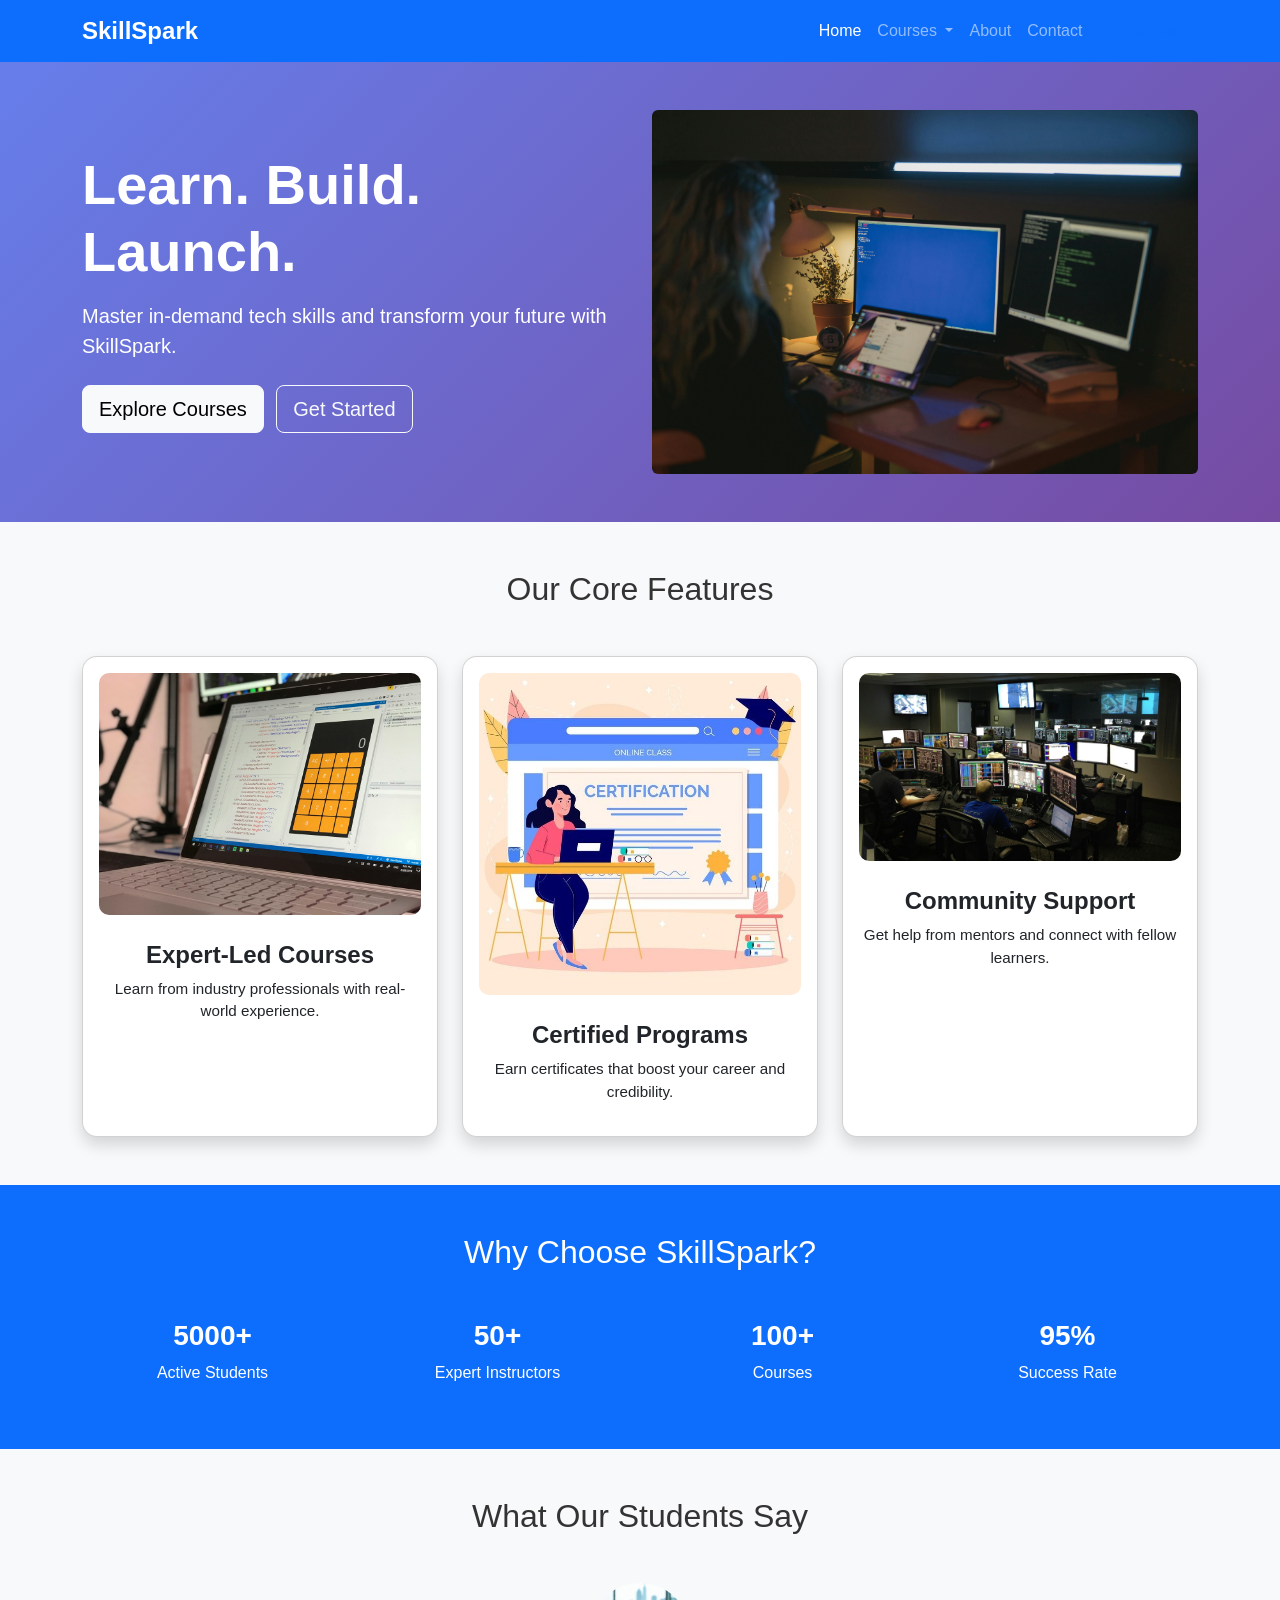
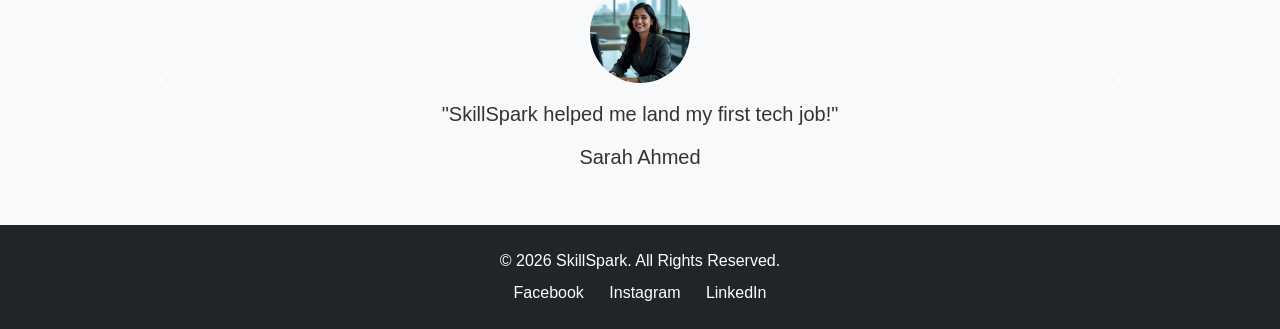
<file: index.html>
<!DOCTYPE html>
<html lang="en">
<head>
    <meta charset="UTF-8">
    <title>SkillSpark - Learn. Build. Launch.</title>
    <meta name="viewport" content="width=device-width, initial-scale=1.0">

    <!-- Bootstrap CSS -->
    <link href="https://cdn.jsdelivr.net/npm/bootstrap@5.3.0/dist/css/bootstrap.min.css" rel="stylesheet">

    <!-- Custom CSS -->
    <link rel="stylesheet" href="css/style.css">
</head>
<body>

<!-- ================= NAVBAR ================= -->
<nav class="navbar navbar-expand-lg navbar-dark bg-primary sticky-top">
    <div class="container">
        <a class="navbar-brand fw-bold" href="index.html">SkillSpark</a>

        <!-- Toggler Button -->
        <button class="navbar-toggler" type="button" data-bs-toggle="collapse" data-bs-target="#navbarNav">
            <span class="navbar-toggler-icon"></span>
        </button>

        <div class="collapse navbar-collapse" id="navbarNav">
            <ul class="navbar-nav ms-auto">

                <li class="nav-item">
                    <a class="nav-link active" href="index.html">Home</a>
                </li>

                <!-- Dropdown -->
                <li class="nav-item dropdown">
                    <a class="nav-link dropdown-toggle" href="#" role="button" data-bs-toggle="dropdown">
                        Courses
                    </a>
                    <ul class="dropdown-menu">
                        <li><a class="dropdown-item" href="courses.html">All Courses</a></li>
                        <li><a class="dropdown-item" href="#">Web Development</a></li>
                        <li><a class="dropdown-item" href="#">App Development</a></li>
                        <li><a class="dropdown-item" href="#">UI/UX Design</a></li>
                        <li><a class="dropdown-item" href="#">AI & Data Science</a></li>
                    </ul>
                </li>

                <li class="nav-item">
                    <a class="nav-link" href="about.html">About</a>
                </li>

                <li class="nav-item">
                    <a class="nav-link" href="contact.html">Contact</a>
                </li>

                <li class="nav-item">
                    <a class="nav-link btn btn-light text-primary ms-lg-3 px-3" href="register.html">Register</a>
                </li>

            </ul>
        </div>
    </div>
</nav>

<!-- ================= HERO SECTION ================= -->
<section class="hero-section text-white text-center py-5">
    <div class="container">
        <div class="row align-items-center">

            <div class="col-sm-12 col-md-12 col-lg-6 text-lg-start">
                <h1 class="display-4 fw-bold mb-3">Learn. Build. Launch.</h1>
                <p class="lead mb-4">
                    Master in-demand tech skills and transform your future with SkillSpark.
                </p>
                <a href="courses.html" class="btn btn-light btn-lg me-2">Explore Courses</a>
                <a href="register.html" class="btn btn-outline-light btn-lg">Get Started</a>
            </div>

            <div class="col-sm-12 col-md-12 col-lg-6 mt-4 mt-lg-0">
                <img src="assets/hero.jpg" class="img-fluid rounded" alt="Hero Image">
            </div>

        </div>
    </div>
</section>

<!-- ================= FEATURES ================= -->
<section class="py-5">
    <div class="container">
        <h2 class="text-center mb-5">Our Core Features</h2>

        <div class="row g-4">

            <div class="col-sm-12 col-md-6 col-lg-4">
                <div class="card h-100 shadow feature-card text-center p-3">
                    <img src="assets/design.jpg" class="img-fluid mb-3" alt="">
                    <h4>Expert-Led Courses</h4>
                    <p>Learn from industry professionals with real-world experience.</p>
                </div>
            </div>

            <div class="col-sm-12 col-md-6 col-lg-4">
                <div class="card h-100 shadow feature-card text-center p-3">
                    <img src="assets/certifi.jpeg" class="img-fluid mb-3" alt="">
                    <h4>Certified Programs</h4>
                    <p>Earn certificates that boost your career and credibility.</p>
                </div>
            </div>

            <div class="col-sm-12 col-md-6 col-lg-4">
                <div class="card h-100 shadow feature-card text-center p-3">
                    <img src="assets/software.jpg" class="img-fluid mb-3" alt="">
                    <h4>Community Support</h4>
                    <p>Get help from mentors and connect with fellow learners.</p>
                </div>
            </div>

        </div>
    </div>
</section>

<!-- ================= WHY CHOOSE US ================= -->
<section class="bg-primary text-white py-5 text-center">
    <div class="container">
        <h2 class="mb-5">Why Choose SkillSpark?</h2>

        <div class="row g-4">

            <div class="col-sm-6 col-md-6 col-lg-3">
                <h3 class="fw-bold">5000+</h3>
                <p>Active Students</p>
            </div>

            <div class="col-sm-6 col-md-6 col-lg-3">
                <h3 class="fw-bold">50+</h3>
                <p>Expert Instructors</p>
            </div>

            <div class="col-sm-6 col-md-6 col-lg-3">
                <h3 class="fw-bold">100+</h3>
                <p>Courses</p>
            </div>

            <div class="col-sm-6 col-md-6 col-lg-3">
                <h3 class="fw-bold">95%</h3>
                <p>Success Rate</p>
            </div>

        </div>
    </div>
</section>

<!-- ================= TESTIMONIALS CAROUSEL ================= -->
<section class="py-5 bg-light">
    <div class="container">
        <h2 class="text-center mb-5">What Our Students Say</h2>

        <div id="testimonialCarousel" class="carousel slide" data-bs-ride="carousel">

            <div class="carousel-inner text-center">

                <div class="carousel-item active">
                    <img src="assets/team1.jpeg" class="rounded-circle mb-3" width="100">
                    <p class="lead">"SkillSpark helped me land my first tech job!"</p>
                    <h5>Sarah Ahmed</h5>
                </div>

                <div class="carousel-item">
                    <img src="assets/team3.jpeg" class="rounded-circle mb-3" width="100">
                    <p class="lead">"The AI course was structured and practical."</p>
                    <h5>Ali Khan</h5>
                </div>

                <div class="carousel-item">
                    <img src="assets/team2.jpeg" class="rounded-circle mb-3" width="100">
                    <p class="lead">"Amazing mentors and strong community support."</p>
                    <h5>Fatima Malik</h5>
                </div>

            </div>

            <!-- Controls -->
            <button class="carousel-control-prev" type="button" data-bs-target="#testimonialCarousel" data-bs-slide="prev">
                <span class="carousel-control-prev-icon"></span>
            </button>

            <button class="carousel-control-next" type="button" data-bs-target="#testimonialCarousel" data-bs-slide="next">
                <span class="carousel-control-next-icon"></span>
            </button>

        </div>
    </div>
</section>

<!-- ================= FOOTER ================= -->
<footer class="bg-dark text-white text-center py-4">
    <div class="container">
        <p class="mb-2">&copy; 2026 SkillSpark. All Rights Reserved.</p>

        <div>
            <a href="#" class="text-white me-3">Facebook</a>
            <a href="#" class="text-white me-3">Instagram</a>
            <a href="#" class="text-white">LinkedIn</a>
        </div>
    </div>
</footer>

<!-- Bootstrap JS -->
<script src="https://cdn.jsdelivr.net/npm/bootstrap@5.3.0/dist/js/bootstrap.bundle.min.js"></script>

</body>
</html>
</file>
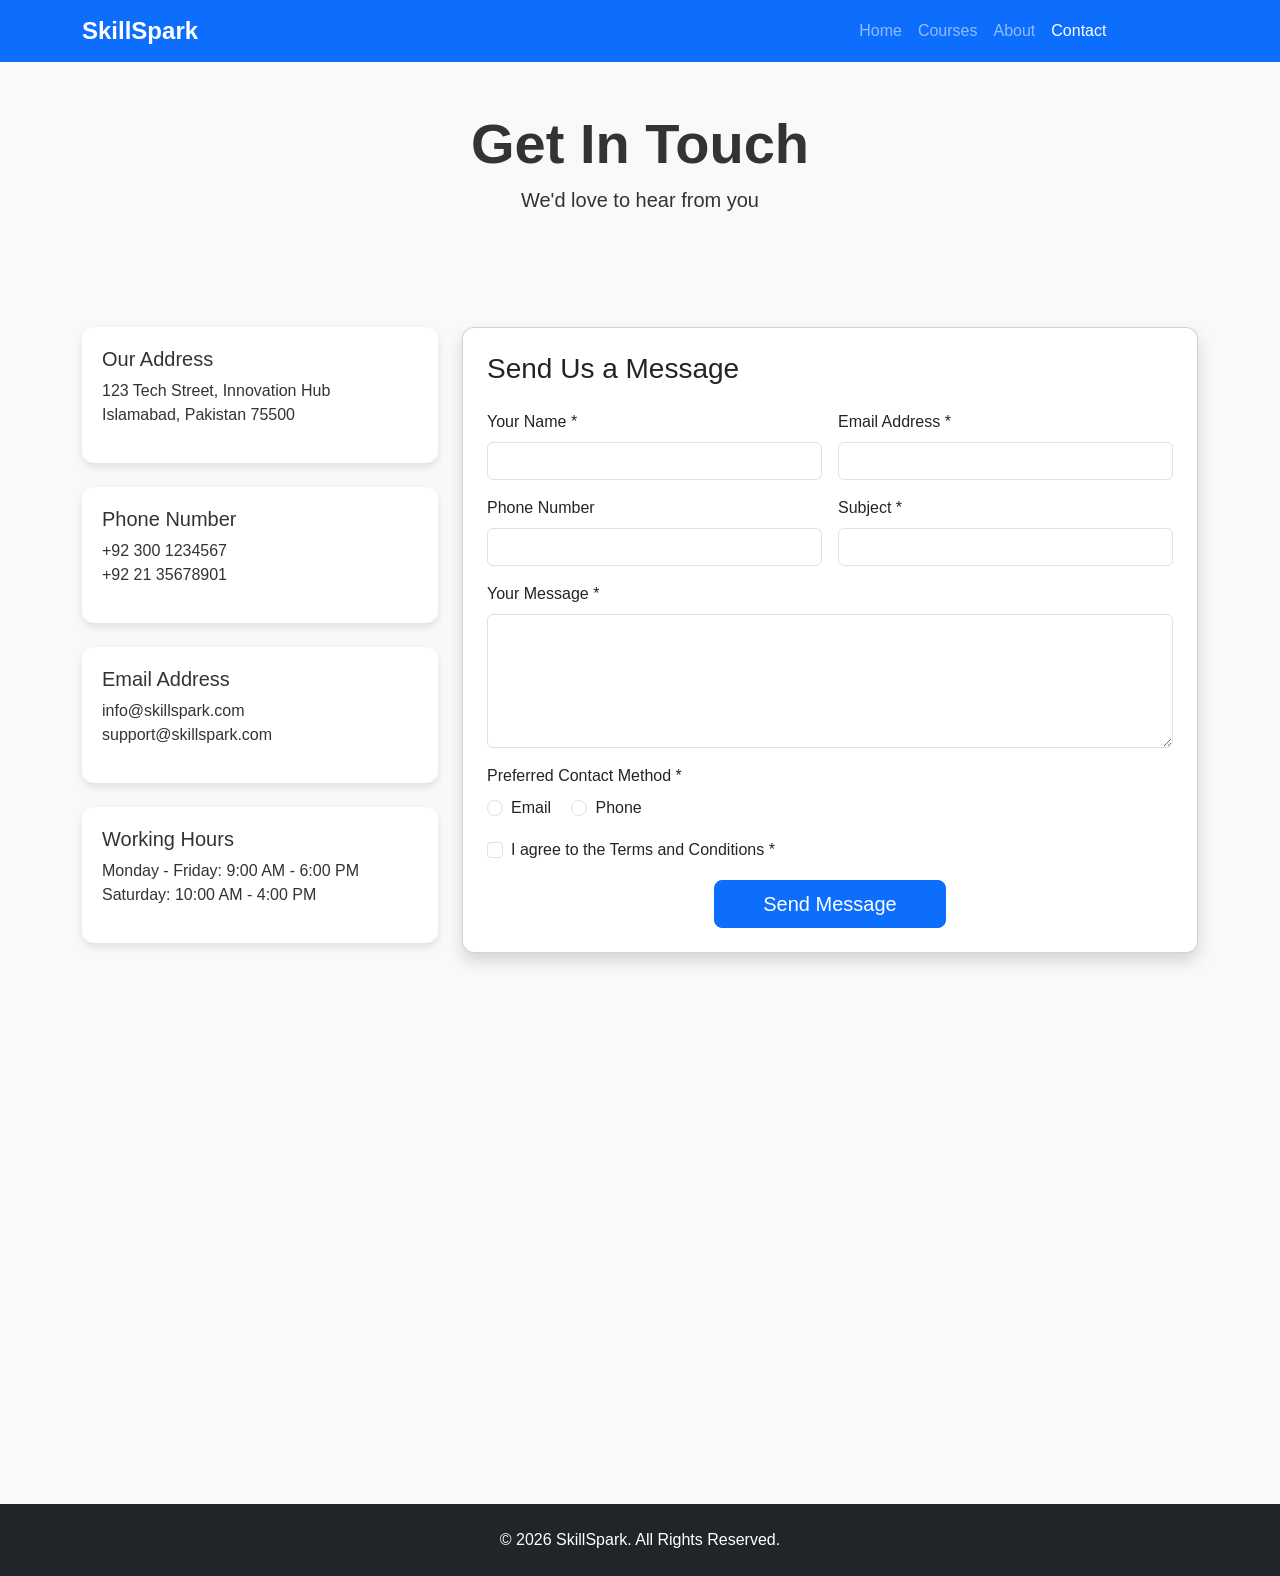
<file: contact.html>
<!DOCTYPE html>
<html lang="en">
<head>
  <meta charset="UTF-8">
  <meta name="viewport" content="width=device-width, initial-scale=1.0">
  <title>Contact Us - SkillSpark</title>
  
  <!-- Bootstrap 5 CSS -->
  <link href="https://cdn.jsdelivr.net/npm/bootstrap@5.3.0/dist/css/bootstrap.min.css" rel="stylesheet">
  
  <!-- Custom CSS -->
  <link rel="stylesheet" href="css/style.css">
</head>
<body>

  <!-- Navbar -->
  <nav class="navbar navbar-expand-lg navbar-dark bg-primary sticky-top">
    <div class="container">
      <a class="navbar-brand fw-bold" href="index.html">SkillSpark</a>
      <button class="navbar-toggler" type="button" data-bs-toggle="collapse" data-bs-target="#navbarNav">
        <span class="navbar-toggler-icon"></span>
      </button>
      <div class="collapse navbar-collapse" id="navbarNav">
        <ul class="navbar-nav ms-auto">
          <li class="nav-item"><a class="nav-link" href="index.html">Home</a></li>
          <li class="nav-item"><a class="nav-link" href="courses.html">Courses</a></li>
          <li class="nav-item"><a class="nav-link" href="about.html">About</a></li>
          <li class="nav-item"><a class="nav-link active" href="contact.html">Contact</a></li>
          <li class="nav-item"><a class="nav-link btn btn-light text-primary ms-lg-2" href="register.html">Register</a></li>
        </ul>
      </div>
    </div>
  </nav>

  <!-- Page Header -->
  <section class="py-5 bg-light text-center">
    <div class="container">
      <h1 class="display-4 fw-bold">Get In Touch</h1>
      <p class="lead">We'd love to hear from you</p>
    </div>
  </section>

  <!-- Contact Section -->
  <section class="py-5">
    <div class="container">
      <div class="row g-4">

        <!-- Contact Info -->
        <div class="col-lg-4">
          <div class="contact-info-card mb-4">
            <h5>Our Address</h5>
            <p>123 Tech Street, Innovation Hub<br>Islamabad, Pakistan 75500</p>
          </div>
          <div class="contact-info-card mb-4">
            <h5>Phone Number</h5>
            <p>+92 300 1234567<br>+92 21 35678901</p>
          </div>
          <div class="contact-info-card mb-4">
            <h5>Email Address</h5>
            <p>info@skillspark.com<br>support@skillspark.com</p>
          </div>
          <div class="contact-info-card">
            <h5>Working Hours</h5>
            <p>Monday - Friday: 9:00 AM - 6:00 PM<br>Saturday: 10:00 AM - 4:00 PM</p>
          </div>
        </div>

        <!-- Contact Form -->
        <div class="col-lg-8">
          <div class="card shadow contact-card p-4">
            <h3 class="mb-4">Send Us a Message</h3>
            <form method="post" action="submit_contact.php" novalidate>
              <div class="row g-3">

                <div class="col-md-6">
                  <label class="form-label">Your Name *</label>
                  <input type="text" class="form-control" name="name" required>
                </div>
                <div class="col-md-6">
                  <label class="form-label">Email Address *</label>
                  <input type="email" class="form-control" name="email" required>
                </div>
                <div class="col-md-6">
                  <label class="form-label">Phone Number</label>
                  <input type="tel" class="form-control" name="phone" pattern="[0-9]{10,15}">
                </div>
                <div class="col-md-6">
                  <label class="form-label">Subject *</label>
                  <input type="text" class="form-control" name="subject" required>
                </div>
                <div class="col-12">
                  <label class="form-label">Your Message *</label>
                  <textarea class="form-control" name="message" rows="5" required></textarea>
                </div>

                <div class="col-12">
                  <label class="form-label d-block">Preferred Contact Method *</label>
                  <div class="form-check form-check-inline">
                    <input class="form-check-input" type="radio" name="contact_method" value="email" required>
                    <label class="form-check-label">Email</label>
                  </div>
                  <div class="form-check form-check-inline">
                    <input class="form-check-input" type="radio" name="contact_method" value="phone">
                    <label class="form-check-label">Phone</label>
                  </div>
                </div>

                <div class="col-12">
                  <div class="form-check">
                    <input class="form-check-input" type="checkbox" name="agree" required>
                    <label class="form-check-label">I agree to the Terms and Conditions *</label>
                  </div>
                </div>

                <div class="col-12 text-center mt-3">
                  <button type="submit" class="btn btn-primary btn-lg px-5">Send Message</button>
                </div>

              </div>
            </form>
          </div>
        </div>

      </div>

      <!-- Google Map -->
      <div class="row mt-5">
        <div class="col-12">
          <div class="map-container">
            <iframe 
              src="https://www.google.com/maps/embed?pb=!1m18!1m12!1m3!1d3620.0000000!2d67.0000000!3d24.0000000!2m3!1f0!2f0!3f0!3m2!1i1024!2i768!4f13.1!3m3!1m2!1s0x3eb33xxxxxxxxxxxx%3A0x0000000000000000!2sSilicon%20City%2C%20Pakistan!5e0!3m2!1sen!2s!4v0000000000000" 
              width="100%" 
              height="400" 
              style="border:0;" 
              allowfullscreen="" 
              loading="lazy" 
              referrerpolicy="no-referrer-when-downgrade">
            </iframe>
          </div>
        </div>
      </div>

    </div>
  </section>

    <!-- Footer -->
  <footer class="bg-dark text-white py-4 mt-5">
    <div class="container text-center">
      <p class="mb-0">&copy; 2026 SkillSpark. All Rights Reserved.</p>
    </div>
  </footer>

  <!-- Bootstrap JS Bundle -->
  <script src="https://cdn.jsdelivr.net/npm/bootstrap@5.3.0/dist/js/bootstrap.bundle.min.js"></script>

</body>
</html>
</file>
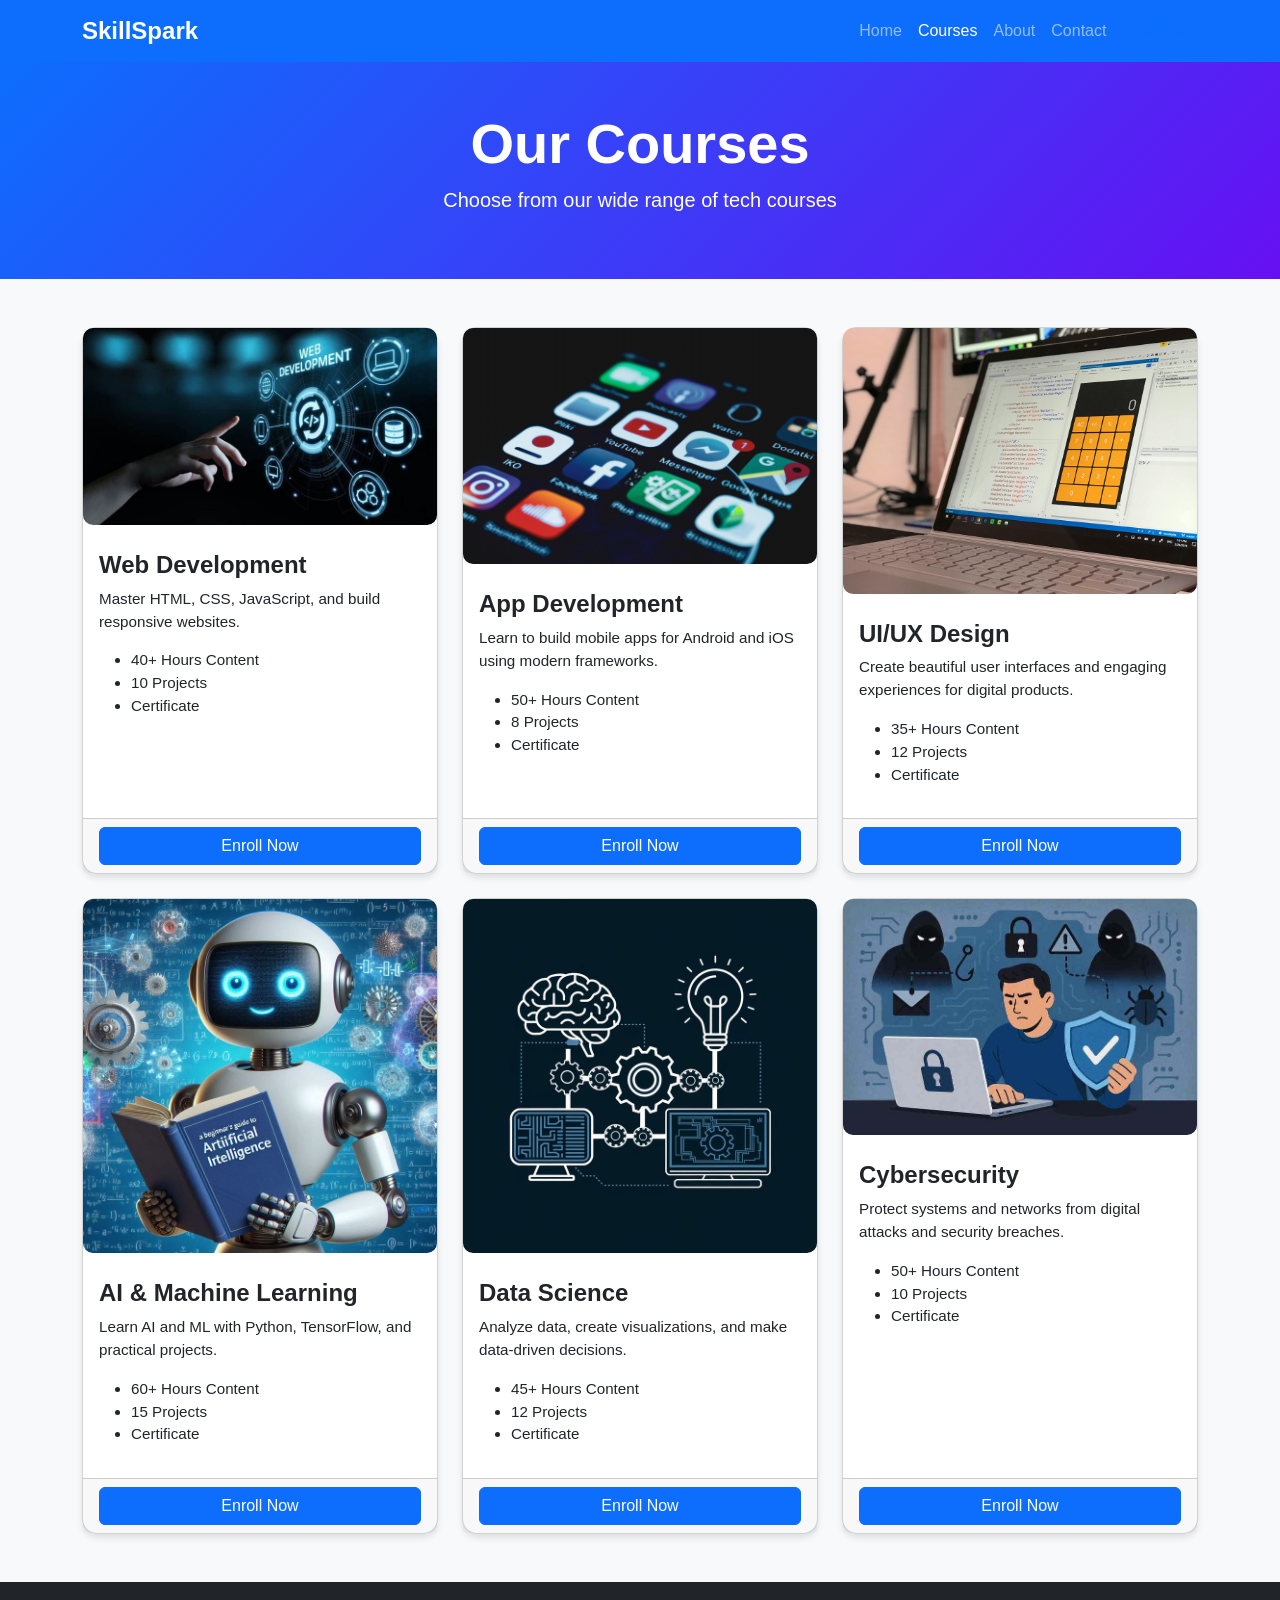
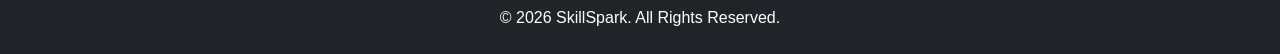
<file: courses.html>
<!DOCTYPE html>
<html lang="en">
<head>
    <meta charset="UTF-8">
    <meta name="viewport" content="width=device-width, initial-scale=1.0">
    <title>Courses - SkillSpark</title>
    
    <!-- Bootstrap 5 CSS -->
    <link href="https://cdn.jsdelivr.net/npm/bootstrap@5.3.0/dist/css/bootstrap.min.css" rel="stylesheet">
    
    <!-- Custom CSS -->
    <link rel="stylesheet" href="css/style.css">
</head>
<body>

    <!-- Navbar -->
    <nav class="navbar navbar-expand-lg navbar-dark bg-primary sticky-top">
        <div class="container">
            <a class="navbar-brand fw-bold" href="index.html">SkillSpark</a>
            <button class="navbar-toggler" type="button" data-bs-toggle="collapse" data-bs-target="#navbarNav">
                <span class="navbar-toggler-icon"></span>
            </button>
            <div class="collapse navbar-collapse" id="navbarNav">
                <ul class="navbar-nav ms-auto">
                    <li class="nav-item"><a class="nav-link" href="index.html">Home</a></li>
                    <li class="nav-item"><a class="nav-link active" href="courses.html">Courses</a></li>
                    <li class="nav-item"><a class="nav-link" href="about.html">About</a></li>
                    <li class="nav-item"><a class="nav-link" href="contact.html">Contact</a></li>
                    <li class="nav-item"><a class="nav-link btn btn-light text-primary ms-lg-2" href="register.html">Register</a></li>
                </ul>
            </div>
        </div>
    </nav>

    <!-- Page Header -->
    <section class="page-header py-5 bg-light text-center">
        <div class="container">
            <h1 class="display-4 fw-bold">Our Courses</h1>
            <p class="lead">Choose from our wide range of tech courses</p>
        </div>
    </section>

    <!-- Courses Section -->
    <section class="py-5">
        <div class="container">
            <div class="row g-4">

                <!-- Web Development -->
                <div class="col-lg-4 col-md-6">
                    <div class="card h-100 course-card">
                        <img src="assets/webdev.jpeg" class="card-img-top" alt="Web Development">
                        <div class="card-body">
                            <h4 class="card-title">Web Development</h4>
                            <p class="card-text">Master HTML, CSS, JavaScript, and build responsive websites.</p>
                            <ul>
                                <li>40+ Hours Content</li>
                                <li>10 Projects</li>
                                <li>Certificate</li>
                            </ul>
                        </div>
                        <div class="card-footer">
                            <a href="register.html" class="btn btn-primary w-100">Enroll Now</a>
                        </div>
                    </div>
                </div>

                <!-- App Development -->
                <div class="col-lg-4 col-md-6">
                    <div class="card h-100 course-card">
                        <img src="assets/app.jpg" class="card-img-top" alt="App Development">
                        <div class="card-body">
                            <h4 class="card-title">App Development</h4>
                            <p class="card-text">Learn to build mobile apps for Android and iOS using modern frameworks.</p>
                            <ul>
                                <li>50+ Hours Content</li>
                                <li>8 Projects</li>
                                <li>Certificate</li>
                            </ul>
                        </div>
                        <div class="card-footer">
                            <a href="register.html" class="btn btn-primary w-100">Enroll Now</a>
                        </div>
                    </div>
                </div>

                <!-- UI/UX Design -->
                <div class="col-lg-4 col-md-6">
                    <div class="card h-100 course-card">
                        <img src="assets/design.jpg" class="card-img-top" alt="UI/UX Design">
                        <div class="card-body">
                            <h4 class="card-title">UI/UX Design</h4>
                            <p class="card-text">Create beautiful user interfaces and engaging experiences for digital products.</p>
                            <ul>
                                <li>35+ Hours Content</li>
                                <li>12 Projects</li>
                                <li>Certificate</li>
                            </ul>
                        </div>
                        <div class="card-footer">
                            <a href="register.html" class="btn btn-primary w-100">Enroll Now</a>
                        </div>
                    </div>
                </div>

                <!-- AI & Machine Learning -->
                <div class="col-lg-4 col-md-6">
                    <div class="card h-100 course-card">
                        <img src="assets/ai.jpeg" class="card-img-top" alt="AI & Machine Learning">
                        <div class="card-body">
                            <h4 class="card-title">AI & Machine Learning</h4>
                            <p class="card-text">Learn AI and ML with Python, TensorFlow, and practical projects.</p>
                            <ul>
                                <li>60+ Hours Content</li>
                                <li>15 Projects</li>
                                <li>Certificate</li>
                            </ul>
                        </div>
                        <div class="card-footer">
                            <a href="register.html" class="btn btn-primary w-100">Enroll Now</a>
                        </div>
                    </div>
                </div>

                <!-- Data Science -->
                <div class="col-lg-4 col-md-6">
                    <div class="card h-100 course-card">
                        <img src="assets/ds.jpeg" class="card-img-top" alt="Data Science">
                        <div class="card-body">
                            <h4 class="card-title">Data Science</h4>
                            <p class="card-text">Analyze data, create visualizations, and make data-driven decisions.</p>
                            <ul>
                                <li>45+ Hours Content</li>
                                <li>12 Projects</li>
                                <li>Certificate</li>
                            </ul>
                        </div>
                        <div class="card-footer">
                            <a href="register.html" class="btn btn-primary w-100">Enroll Now</a>
                        </div>
                    </div>
                </div>

                <!-- Cybersecurity -->
                <div class="col-lg-4 col-md-6">
                    <div class="card h-100 course-card">
                        <img src="assets/cybersec.jpeg" class="card-img-top" alt="Cybersecurity">
                        <div class="card-body">
                            <h4 class="card-title">Cybersecurity</h4>
                            <p class="card-text">Protect systems and networks from digital attacks and security breaches.</p>
                            <ul>
                                <li>50+ Hours Content</li>
                                <li>10 Projects</li>
                                <li>Certificate</li>
                            </ul>
                        </div>
                        <div class="card-footer">
                            <a href="register.html" class="btn btn-primary w-100">Enroll Now</a>
                        </div>
                    </div>
                </div>

            </div>
        </div>
    </section>

        <!-- Footer -->
    <footer class="bg-dark text-white py-4 text-center">
        <p class="mb-0">&copy; 2026 SkillSpark. All Rights Reserved.</p>
    </footer>

    <!-- Bootstrap 5 JS Bundle (includes Popper) -->
    <script src="https://cdn.jsdelivr.net/npm/bootstrap@5.3.0/dist/js/bootstrap.bundle.min.js"></script>

</body>
</html>
</file>
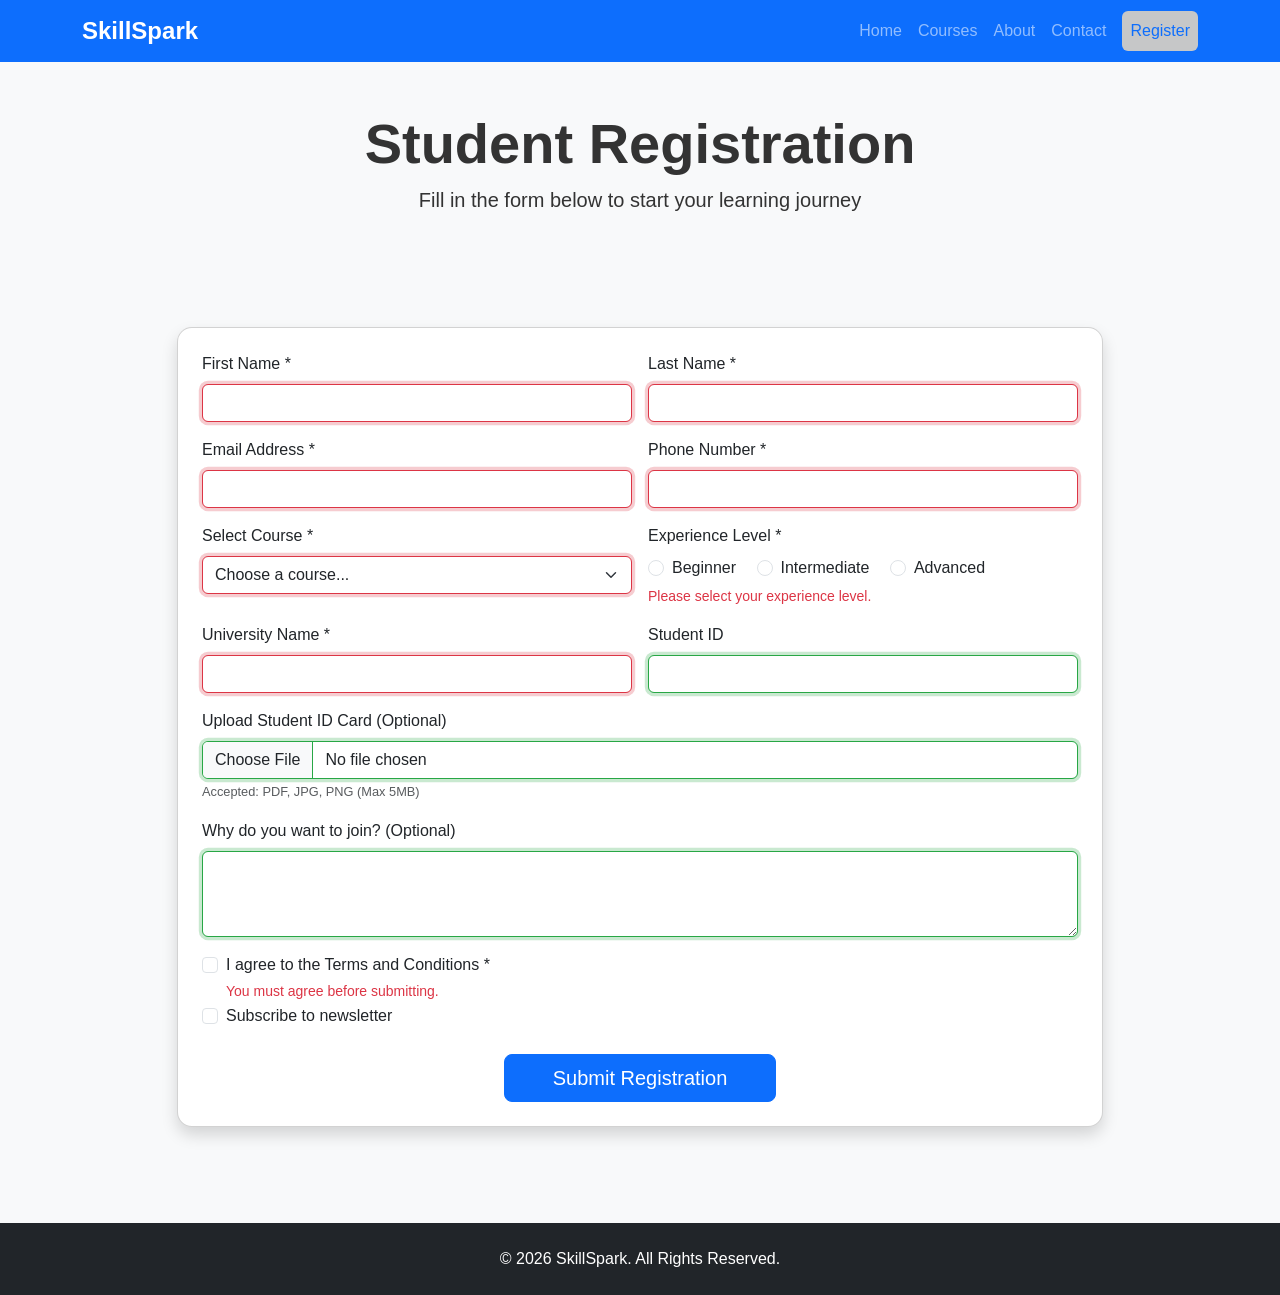
<file: register.html>
<!DOCTYPE html>
<html lang="en">
<head>
  <meta charset="UTF-8">
  <meta name="viewport" content="width=device-width, initial-scale=1.0">
  <title>Register - SkillSpark</title>
  
  <!-- Bootstrap 5 CSS -->
  <link href="https://cdn.jsdelivr.net/npm/bootstrap@5.3.0/dist/css/bootstrap.min.css" rel="stylesheet">
  
  <!-- Custom CSS (external) -->
  <link rel="stylesheet" href="css/style.css">
</head>
<body>

  <!-- Navbar -->
  <nav class="navbar navbar-expand-lg navbar-dark bg-primary sticky-top">
    <div class="container">
      <a class="navbar-brand fw-bold" href="index.html">SkillSpark</a>
      <button class="navbar-toggler" type="button" data-bs-toggle="collapse" data-bs-target="#navbarNav">
        <span class="navbar-toggler-icon"></span>
      </button>
      <div class="collapse navbar-collapse" id="navbarNav">
        <ul class="navbar-nav ms-auto">
          <li class="nav-item"><a class="nav-link" href="index.html">Home</a></li>
          <li class="nav-item"><a class="nav-link" href="courses.html">Courses</a></li>
          <li class="nav-item"><a class="nav-link" href="about.html">About</a></li>
          <li class="nav-item"><a class="nav-link" href="contact.html">Contact</a></li>
          <li class="nav-item"><a class="nav-link btn btn-light text-primary ms-lg-2 active" href="register.html">Register</a></li>
        </ul>
      </div>
    </div>
  </nav>

    <!-- Page Header -->
  <section class="py-5 bg-light text-center">
    <div class="container">
      <h1 class="display-4 fw-bold">Student Registration</h1>
      <p class="lead">Fill in the form below to start your learning journey</p>
    </div>
  </section>

  <!-- Registration Form -->
  <section class="py-5 registration-section">
    <div class="container">
      <div class="row justify-content-center">
        <div class="col-lg-10">
          <div class="card shadow p-4 registration-card">
            <form method="post" action="submit_form.php" enctype="multipart/form-data" class="needs-validation" novalidate>
              <div class="row g-3">

                <!-- First Name -->
                <div class="col-md-6">
                  <label class="form-label">First Name *</label>
                  <input type="text" class="form-control" name="firstName" required>
                  <div class="valid-feedback">Looks good!</div>
                  <div class="invalid-feedback">Please enter your first name.</div>
                </div>

                <!-- Last Name -->
                <div class="col-md-6">
                  <label class="form-label">Last Name *</label>
                  <input type="text" class="form-control" name="lastName" required>
                  <div class="valid-feedback">Looks good!</div>
                  <div class="invalid-feedback">Please enter your last name.</div>
                </div>

                <!-- Email -->
                <div class="col-md-6">
                  <label class="form-label">Email Address *</label>
                  <input type="email" class="form-control" name="email" required>
                  <div class="valid-feedback">Valid email!</div>
                  <div class="invalid-feedback">Please enter a valid email address.</div>
                </div>

                <!-- Phone -->
                <div class="col-md-6">
                  <label class="form-label">Phone Number *</label>
                  <input type="tel" class="form-control" name="phone" required pattern="[0-9]{10,15}">
                  <div class="valid-feedback">Valid phone number!</div>
                  <div class="invalid-feedback">Please enter 10–15 digit phone number.</div>
                </div>

                <!-- Course -->
                <div class="col-md-6">
                  <label class="form-label">Select Course *</label>
                  <select class="form-select" name="course" required>
                    <option value="">Choose a course...</option>
                    <option value="web">Web Development</option>
                    <option value="app">App Development</option>
                    <option value="uiux">UI/UX Design</option>
                    <option value="ai">AI & Machine Learning</option>
                    <option value="data">Data Science</option>
                    <option value="cyber">Cybersecurity</option>
                  </select>
                  <div class="valid-feedback">Course selected!</div>
                  <div class="invalid-feedback">Please select a course.</div>
                </div>

                <!-- Experience -->
                <div class="col-md-6">
                  <label class="form-label d-block">Experience Level *</label>
                  <div class="form-check form-check-inline">
                    <input class="form-check-input" type="radio" name="experience" value="beginner" required>
                    <label class="form-check-label">Beginner</label>
                  </div>
                  <div class="form-check form-check-inline">
                    <input class="form-check-input" type="radio" name="experience" value="intermediate">
                    <label class="form-check-label">Intermediate</label>
                  </div>
                  <div class="form-check form-check-inline">
                    <input class="form-check-input" type="radio" name="experience" value="advanced">
                    <label class="form-check-label">Advanced</label>
                  </div>
                  <div class="invalid-feedback d-block">Please select your experience level.</div>
                </div>

                <!-- University -->
                <div class="col-md-6">
                  <label class="form-label">University Name *</label>
                  <input type="text" class="form-control" name="university" required>
                  <div class="valid-feedback">Looks good!</div>
                  <div class="invalid-feedback">Please enter your university name.</div>
                </div>

                <!-- Student ID -->
                <div class="col-md-6">
                  <label class="form-label">Student ID</label>
                  <input type="text" class="form-control" name="studentId">
                </div>

                <!-- File Upload -->
                <div class="col-12">
                  <label class="form-label">Upload Student ID Card (Optional)</label>
                  <input class="form-control" type="file" name="document" accept=".pdf,.jpg,.jpeg,.png">
                  <small class="text-muted">Accepted: PDF, JPG, PNG (Max 5MB)</small>
                </div>

                <!-- Message -->
                <div class="col-12">
                  <label class="form-label">Why do you want to join? (Optional)</label>
                  <textarea class="form-control" name="message" rows="3"></textarea>
                </div>

                <!-- Terms -->
                <div class="col-12">
                  <div class="form-check">
                    <input class="form-check-input" type="checkbox" name="terms" required>
                    <label class="form-check-label">I agree to the Terms and Conditions *</label>
                    <div class="invalid-feedback">You must agree before submitting.</div>
                  </div>
                  <div class="form-check">
                    <input class="form-check-input" type="checkbox" name="newsletter">
                    <label class="form-check-label">Subscribe to newsletter</label>
                  </div>
                </div>

                <!-- Submit -->
                <div class="col-12 text-center mt-4">
                  <button type="submit" class="btn btn-primary btn-lg px-5">Submit Registration</button>
                </div>

              </div>
            </form>
          </div>
        </div>
      </div>
    </div>
  </section>

    <!-- Footer -->
  <footer class="bg-dark text-white py-4 mt-5">
    <div class="container text-center">
      <p class="mb-0">&copy; 2026 SkillSpark. All Rights Reserved.</p>
    </div>
  </footer>

  <!-- Bootstrap JS Bundle (for dropdowns & modals) -->
  <script src="https://cdn.jsdelivr.net/npm/bootstrap@5.3.0/dist/js/bootstrap.bundle.min.js"></script>
</body>
</html>
</file>
<file: css/style.css>
/* Root Colors */
:root {
    --primary-color: #0d6efd;
    --secondary-color: #6c757d;
    --success-color: #198754;
    --info-color: #0dcaf0;
    --warning-color: #ffc107;
    --danger-color: #dc3545;
    --light-color: #f8f9fa;
    --dark-color: #212529;
}

/* General Body */
body {
    font-family: 'Segoe UI', Tahoma, Geneva, Verdana, sans-serif;
    color: #333;
    overflow-x: hidden;
    background-color: var(--light-color);
}

/* Navbar */
.navbar-brand {
    font-size: 1.5rem;
}
.nav-link:hover {
    color: var(--info-color);
    transform: translateY(-2px);
    transition: 0.3s;
}

/* Buttons */
.btn-primary {
    background-color: var(--primary-color);
    border-color: var(--primary-color);
    transition: 0.3s;
}
.btn-primary:hover {
    background-color: #0b5ed7;
    transform: translateY(-2px);
}

/* Hero / Page Header */
.hero-section, .page-header {
    padding: 80px 0;
    text-align: center;
}
.hero-section {
    background: linear-gradient(135deg, #667eea 0%, #764ba2 100%);
    color: white;
}
.page-header {
    background: var(--light-color);
    color: #333;
}

/* Feature & Course Cards */
.card {
    border-radius: 15px;
    box-shadow: 0 4px 6px rgba(0,0,0,0.1);
    transition: transform 0.3s, box-shadow 0.3s;
}
.card:hover {
    transform: translateY(-5px);
    box-shadow: 0 8px 15px rgba(0,0,0,0.15);
}
.course-card img, .feature-card img {
    border-radius: 10px;
}

/* Text in Cards */
.card h4, .card h5 {
    margin-top: 10px;
    font-weight: bold;
}
.card p, .card li {
    font-size: 0.95rem;
}

/* Team Cards */
.team-card img {
    width: 120px;
    height: 120px;
    object-fit: cover;
    margin-top: 15px;
}

/* Timeline */
.timeline {
    position: relative;
    padding: 20px 0;
}
.timeline::before {
    content: '';
    position: absolute;
    left: 50%;
    width: 4px;
    background-color: var(--primary-color);
    top: 0;
    bottom: 0;
    transform: translateX(-50%);
}
.timeline-item {
    width: 50%;
    padding: 15px 30px;
    position: relative;
}
.timeline-item:nth-child(even) {
    left: 50%;
}
.timeline-marker {
    position: absolute;
    width: 20px;
    height: 20px;
    background-color: var(--primary-color);
    border-radius: 50%;
    top: 10px;
    right: -10px;
}
.timeline-item:nth-child(even) .timeline-marker {
    left: -10px;
    right: auto;
}
.timeline-content {
    background: white;
    padding: 15px;
    border-radius: 10px;
    box-shadow: 0 3px 6px rgba(0,0,0,0.1);
}

/* Forms */
.form-control:focus, .form-select:focus, .form-check-input:focus {
    border-color: var(--primary-color);
    box-shadow: 0 0 0 0.2rem rgba(13,110,253,0.25);
}

/* Contact Page Cards */
.contact-card, .contact-info-card {
    border-radius: 12px;
    background-color: white;
    padding: 20px;
    box-shadow: 0 4px 8px rgba(0,0,0,0.1);
    transition: transform 0.3s, box-shadow 0.3s;
}
.contact-card:hover, .contact-info-card:hover {
    transform: translateY(-3px);
    box-shadow: 0 6px 12px rgba(0,0,0,0.15);
}

/* Map Container */
.map-container iframe {
    border-radius: 12px;
    width: 100%;
    height: 400px;
    border: 0;
}

/* Footer */
footer {
    background-color: var(--dark-color);
    color: white;
}
footer a {
    color: white;
    text-decoration: none;
    margin: 0 5px;
    transition: 0.3s;
}
footer a:hover {
    color: var(--info-color);
    transform: translateY(-2px);
}

/* Responsive */
@media(max-width:768px) {
    .timeline-item, .timeline-item:nth-child(even) {
        width: 100%;
        left: 0;
        padding-left: 40px;
    }
    .timeline::before {
        left: 20px;
    }
    .timeline-marker {
        left: 0 !important;
        right: auto !important;
    }
}

.text-center { text-align: center; }
.mb-4 { margin-bottom: 1.5rem; }
.mt-4 { margin-top: 1.5rem; }
.p-3 { padding: 1rem; }
.py-5 { padding-top: 3rem; padding-bottom: 3rem; } 
/* Gradient Hero Background */
.page-header {
  background: linear-gradient(135deg, #0d6efd, #6610f2);
  color: #fff;
  padding: 100px 0;
  text-align: center;
}

/* Feature Cards Hover */
.feature-card, .course-card {
  transition: transform 0.3s ease, box-shadow 0.3s ease;
}
.feature-card:hover, .course-card:hover {
  transform: scale(1.05);
  box-shadow: 0 10px 20px rgba(0,0,0,0.2);
}
/* ---------- General Form Styles ---------- */
.registration-card .form-control,
.registration-card .form-select,
.registration-card textarea {
  border-radius: 0.375rem;
  transition: border-color 0.3s, box-shadow 0.3s;
}

/* ---------- Validation Styling ---------- */
/* Valid input */
.registration-card .form-control:valid,
.registration-card .form-select:valid,
.registration-card textarea:valid {
  border-color: #28a745; /* Green border */
  box-shadow: 0 0 0 0.2rem rgba(40, 167, 69, 0.25);
}

/* Invalid input */
.registration-card .form-control:invalid,
.registration-card .form-select:invalid,
.registration-card textarea:invalid {
  border-color: #dc3545; /* Red border */
  box-shadow: 0 0 0 0.2rem rgba(220, 53, 69, 0.25);
}

/* Radio & Checkbox Validation Feedback */
.registration-card .form-check-input:invalid ~ .invalid-feedback {
  display: block;
}

/* Hover and Focus Effects */
.registration-card .form-control:hover,
.registration-card .form-select:hover,
.registration-card textarea:hover {
  border-color: #0d6efd; /* Primary color on hover */
}

.registration-card .form-control:focus,
.registration-card .form-select:focus,
.registration-card textarea:focus {
  border-color: #0d6efd;
  box-shadow: 0 0 0 0.2rem rgba(13, 110, 253, 0.25);
  outline: none;
}

/* Submit Button Hover */
.registration-card button[type="submit"]:hover {
  background: linear-gradient(90deg, #0d6efd, #6610f2); /* Gradient for better UI */
  border-color: #6610f2;
  transition: all 0.3s ease;
}

/* Small helper text */
.registration-card small.text-muted {
  font-size: 0.8rem;
}

/* Responsive adjustments */
@media (max-width: 767px) {
  .registration-card {
    padding: 2rem 1rem;
  }
}
/* Price Badge */
.price-badge {
  position: absolute;
  top: 10px;
  right: 10px;
  background: #28a745;
  color: #fff;
  padding: 5px 10px;
  border-radius: 5px;
  font-weight: bold;
  font-size: 0.9rem;
}

/* Team Cards */
.team-card img {
  border: 3px solid #0d6efd;
}
</file>
